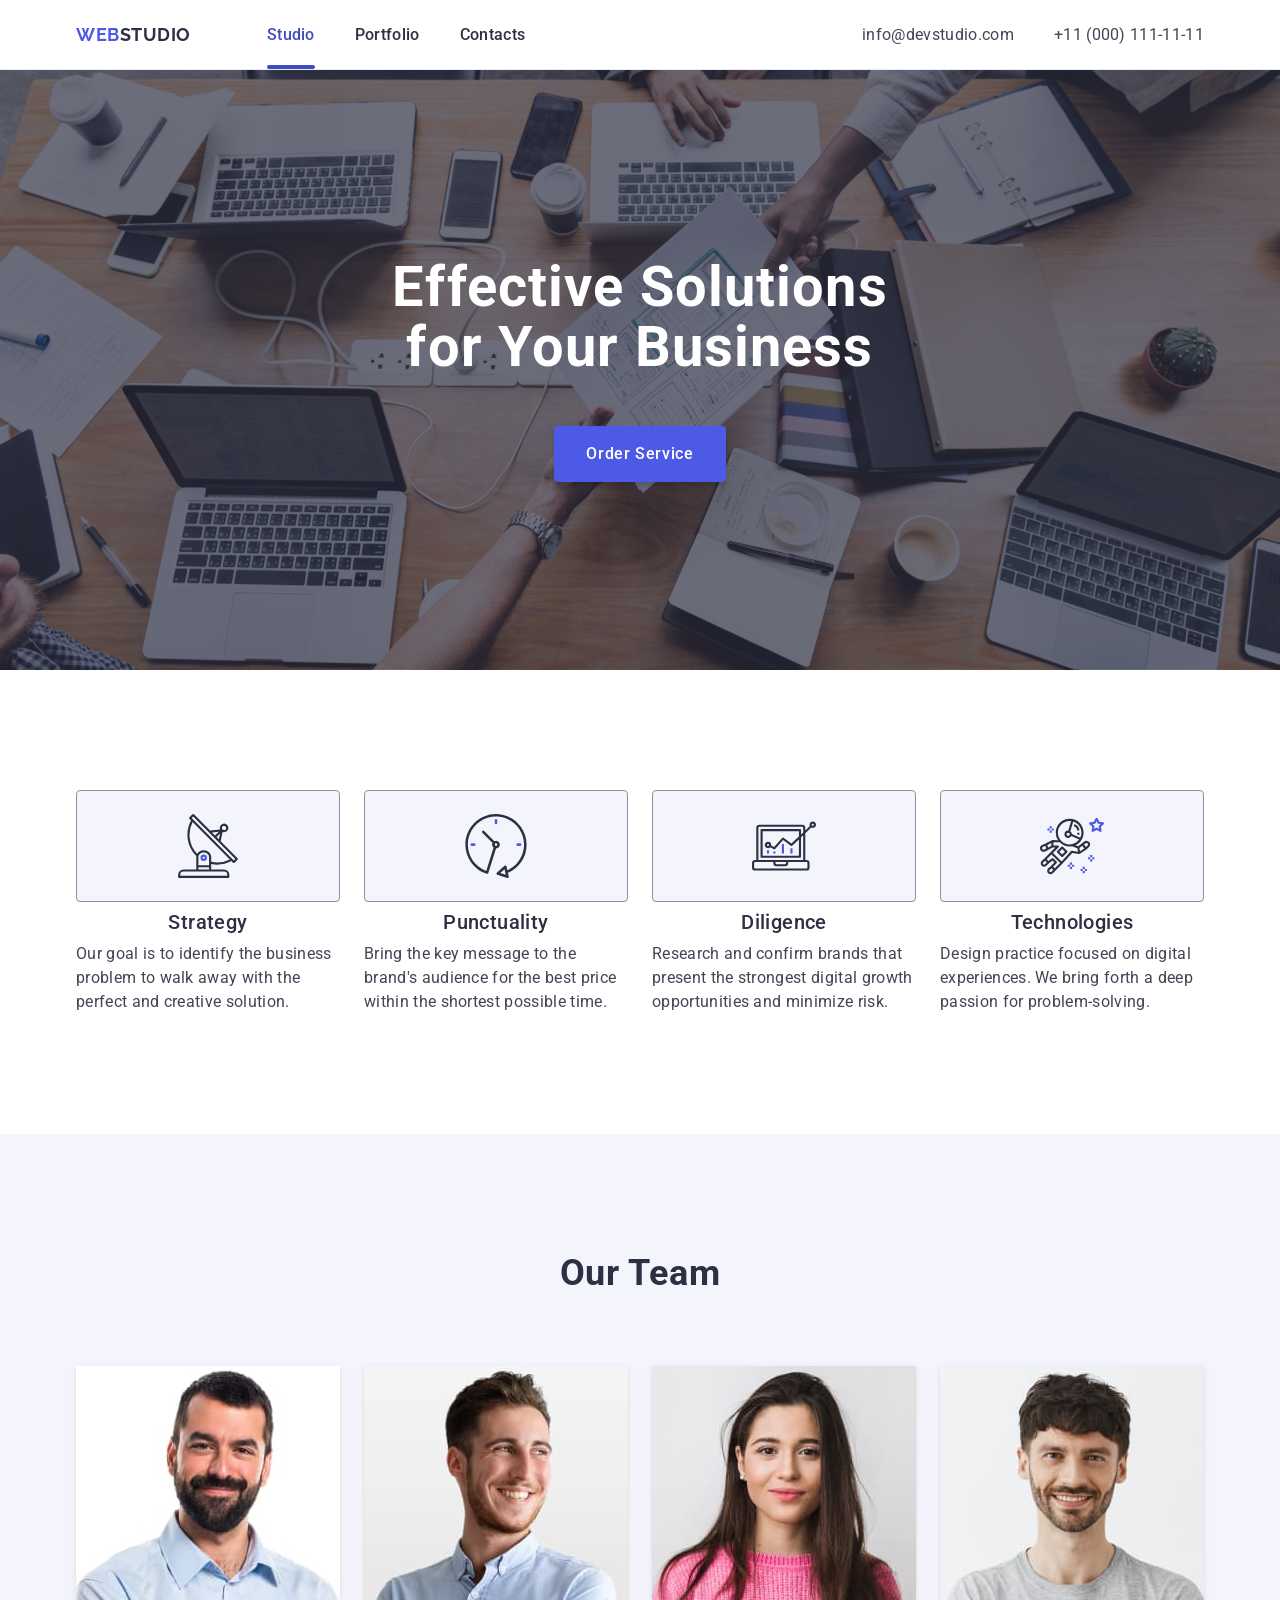
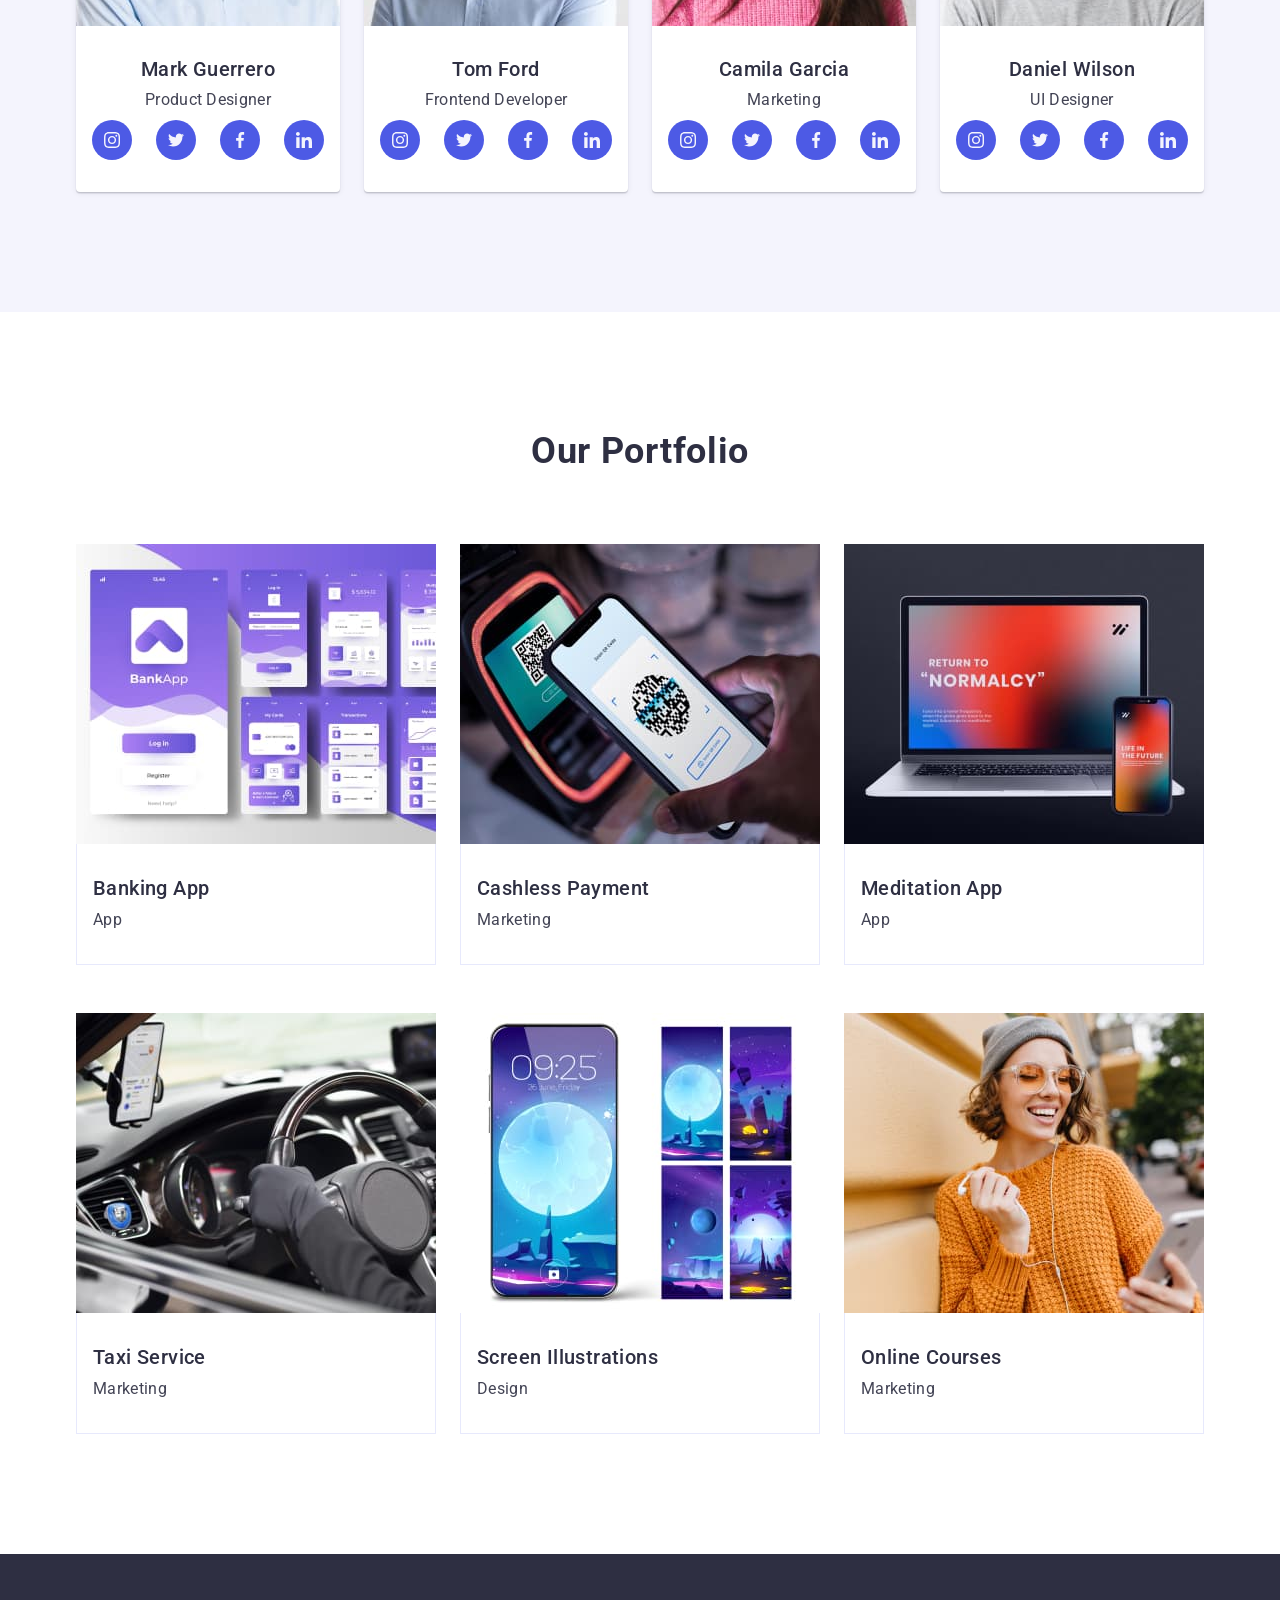
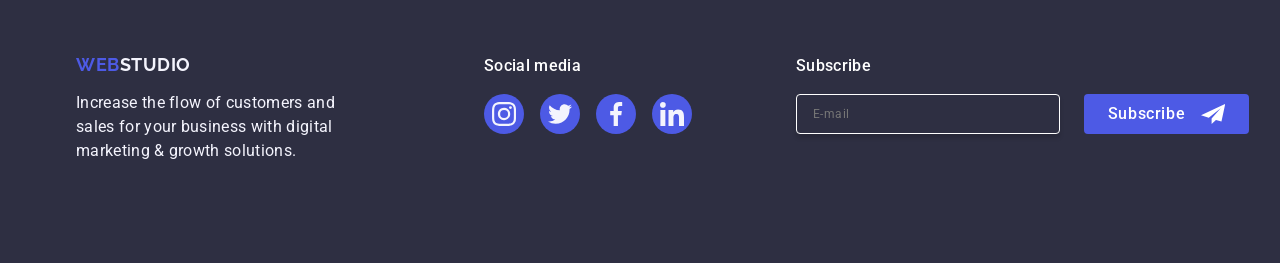
<file: index.html>
<!DOCTYPE html>
<html lang="en">

<head>
  <meta charset="UTF-8" />
  <meta name="viewport" content="width=device-width, initial-scale=1.0" />
  <title>WebStudio</title>

  <link rel="preconnect" href="https://fonts.googleapis.com" />
  <link rel="preconnect" href="https://fonts.gstatic.com" crossorigin />
  <link href="https://fonts.googleapis.com/css2?family=Raleway:wght@700&family=Roboto:wght@400;500;700&display=swap"
    rel="stylesheet" />
  <link rel="stylesheet"
    href="https://cdnjs.cloudflare.com/ajax/libs/modern-normalize/2.0.0/modern-normalize.min.css" />
  <link rel="stylesheet" href="./css/styles.css" />
</head>

<body>
  <header class="page-header">
    <div class="container nav-positioning">
      <nav class="nav">
        <a href="/" class="nav-logo logo">WEB<span class="logo-studio">STUDIO</span></a>
        <ul class="nav-list">
          <li class="nav-item">
            <a class="nav-link current" href="">Studio</a>
          </li>
          <li class="nav-item"><a class="nav-link" href="">Portfolio</a></li>
          <li class="nav-item"><a class="nav-link" href="">Contacts</a></li>
        </ul>
      </nav>

      <address class="header-address">
        <ul class="auth-list">
          <li class="auth-item">
            <a class="auth-link" href="mailto:info@devstudio.com">info@devstudio.com</a>
          </li>
          <li class="auth-item">
            <a class="auth-link" href="tel:+110001111111">+11 (000) 111-11-11</a>
          </li>
        </ul>
      </address>
      <button type="button" class="mob-open button">
        <svg class="mob-open-icon" width="18" height="16">
          <use href="./images/icons.svg#icon-mob-open-btn"></use>
        </svg>
      </button>
    </div>

    <div class="mob-header is-open">
      <button type="button" class="mob-close">
        <svg class="mob-close-icon" width="8" height="8">
          <use href="./images/icons.svg#icon-close-black-18dp">

        </use></svg>
      </button>
      <nav class="mob-nav">
        
        <ul class="mob-nav-list">
          <li class="mob-nav-item"> 
            <a class="mob-nav-link current" href="">Studio</a>
          </li>
          <li class="mob-nav-item"><a class="mob-nav-link" href="">Portfolio</a></li>
          <li class="mob-nav-item"><a class="mob-nav-link" href="">Contacts</a></li>
        </ul>
      </nav>

      <address class="mob-header-address">
        <ul class="mob-auth-list">
          <li class="mob-auth-item">
            <a class="mob-auth-link" href="mailto:info@devstudio.com">info@devstudio.com</a>
          </li>
          <li class="mob-auth-item">
            <a class="mob-auth-link" href="tel:+110001111111">+11 (000) 111-11-11</a>
          </li>
        </ul>
      </address>

      <ul class="mob-social-list">
        <li class="mob-social-item">
          <a href="" class="mob-social-link"><svg class="team-social-icon" width="16" height="16">
              <use href="./images/icons.svg#icon-team-instagram-1"></use>
            </svg></a>
        </li>
        <li class="mob-social-item">
          <a href="" class="mob-social-link">
            <svg class="mob-social-icon" width="16" height="16">
              <use href="./images/icons.svg#icon-team-twitter-2"></use>
            </svg></a>
        </li>
        <li class="mob-social-item">
          <a href="" class="mob-social-link"><svg class="team-social-icon" width="16" height="16">
              <use href="./images/icons.svg#icon-team-facebook-3"></use>
            </svg></a>
        </li>
        <li class="mob-social-item">
          <a href="" class="mob-social-link"><svg class="team-social-icon" width="16" height="16">
              <use href="./images/icons.svg#icon-team-linkedin-4"></use>
            </svg></a>
        </li>
      </ul>

    </div>

  </header>



  <main>
    <!-- HERO -->

    <section class="section hero">
      <div class="container">
        <h1 class="title hero">Effective Solutions for Your Business</h1>
        <button class="hero-button button" type="button">
          Order Service
        </button>
      </div>
    </section>

    <!-- Features -->

    <section class="section features">
      <div class="container">
        <h2 class="features title visually-hidden">Features</h2>
        <ul class="features-list">
          <li class="features-item">
            <div class="features-icon">
              <svg class="icon-antenna" width="64" height="64">
                <use href="./images/icons.svg#icon-antenna-1"></use>
              </svg>
            </div>
            <h3 class="features aftertitle">Strategy</h3>
            <p class="features-text">
              Our goal is to identify the business problem to walk away with
              the perfect and creative solution.
            </p>
          </li>
          <li class="features-item">
            <div class="features-icon">
              <svg class="icon-antenna" width="64" height="64">
                <use href="./images/icons.svg#icon-clock-2"></use>
              </svg>
            </div>
            <h3 class="features aftertitle">Punctuality</h3>
            <p class="features-text">
              Bring the key message to the brand's audience for the best price
              within the shortest possible time.
            </p>
          </li>
          <li class="features-item">
            <div class="features-icon">
              <svg class="icon-antenna" width="64" height="64">
                <use href="./images/icons.svg#icon-diagram-3"></use>
              </svg>
            </div>
            <h3 class="features aftertitle">Diligence</h3>
            <p class="features-text">
              Research and confirm brands that present the strongest digital
              growth opportunities and minimize risk.
            </p>
          </li>
          <li class="features-item">
            <div class="features-icon">
              <svg class="icon-antenna" width="64" height="64">
                <use href="./images/icons.svg#icon-astronaut-4"></use>
              </svg>
            </div>
            <h3 class="features aftertitle">Technologies</h3>
            <p class="features-text">
              Design practice focused on digital experiences. We bring forth a
              deep passion for problem-solving.
            </p>
          </li>
        </ul>
      </div>
    </section>

    <!-- OUR TEAM -->

    <section class="section team">
      <div class="container team">
        <h2 class="team title">Our Team</h2>

        <ul class="team-list">
          <li class="team-item">
            <img src="./images/team1.jpg" 
            srcset="./images/team1.jpg 1x, ./images/team1-2x.jpg 2x"
            width="264" alt="Mark Guerrero" />
            <div class="team-item-text">
              <h3 class="team aftertitle">Mark Guerrero</h3>
              <p class="team-text">Product Designer</p>

              <ul class="team-social-list">
                <li class="team-social-item">
                  <a href="" class="team-social-link"><svg class="team-social-icon" width="16" height="16">
                      <use href="./images/icons.svg#icon-team-instagram-1"></use>
                    </svg></a>
                </li>
                <li class="team-social-item">
                  <a href="" class="team-social-link">
                    <svg class="team-social-icon" width="16" height="16">
                      <use href="./images/icons.svg#icon-team-twitter-2"></use>
                    </svg></a>
                </li>
                <li class="team-social-item">
                  <a href="" class="team-social-link"><svg class="team-social-icon" width="16" height="16">
                      <use href="./images/icons.svg#icon-team-facebook-3"></use>
                    </svg></a>
                </li>
                <li class="team-social-item">
                  <a href="" class="team-social-link"><svg class="team-social-icon" width="16" height="16">
                      <use href="./images/icons.svg#icon-team-linkedin-4"></use>
                    </svg></a>
                </li>
              </ul>
            </div>
          </li>

          <li class="team-item">
            <img src="./images/team2.jpg" 
            srcset="./images/team2.jpg 1x, ./images/team2-2x.jpg 2x"
            width="264" alt="Tom Ford" />
            <div class="team-item-text">
              <h3 class="team aftertitle">Tom Ford</h3>
              <p class="team-text">Frontend Developer</p>
              <ul class="team-social-list">
                <li class="team-social-item">
                  <a href="" class="team-social-link"><svg class="team-social-icon" width="16" height="16">
                      <use href="./images/icons.svg#icon-team-instagram-1"></use>
                    </svg></a>
                </li>
                <li class="team-social-item">
                  <a href="" class="team-social-link">
                    <svg class="team-social-icon" width="16" height="16">
                      <use href="./images/icons.svg#icon-team-twitter-2"></use>
                    </svg></a>
                </li>
                <li class="team-social-item">
                  <a href="" class="team-social-link"><svg class="team-social-icon" width="16" height="16">
                      <use href="./images/icons.svg#icon-team-facebook-3"></use>
                    </svg></a>
                </li>
                <li class="team-social-item">
                  <a href="" class="team-social-link"><svg class="team-social-icon" width="16" height="16">
                      <use href="./images/icons.svg#icon-team-linkedin-4"></use>
                    </svg></a>
                </li>
              </ul>
            </div>
          </li>

          <li class="team-item">
            <img src="./images/team3.jpg" 
            srcset="./images/team3.jpg 1x, ./images/team3-2x.jpg 2x"
            width="264" alt="Camila Garcia" />
            <div class="team-item-text">
              <h3 class="team aftertitle">Camila Garcia</h3>
              <p class="team-text">Marketing</p>
              <ul class="team-social-list">
                <li class="team-social-item">
                  <a href="" class="team-social-link"><svg class="team-social-icon" width="16" height="16">
                      <use href="./images/icons.svg#icon-team-instagram-1"></use>
                    </svg></a>
                </li>
                <li class="team-social-item">
                  <a href="" class="team-social-link">
                    <svg class="team-social-icon" width="16" height="16">
                      <use href="./images/icons.svg#icon-team-twitter-2"></use>
                    </svg></a>
                </li>
                <li class="team-social-item">
                  <a href="" class="team-social-link"><svg class="team-social-icon" width="16" height="16">
                      <use href="./images/icons.svg#icon-team-facebook-3"></use>
                    </svg></a>
                </li>
                <li class="team-social-item">
                  <a href="" class="team-social-link"><svg class="team-social-icon" width="16" height="16">
                      <use href="./images/icons.svg#icon-team-linkedin-4"></use>
                    </svg></a>
                </li>
              </ul>
            </div>
          </li>

          <li class="team-item">
            <img src="./images/team4.jpg" 
            srcset="./images/team4.jpg 1x, ./images/team4-2x.jpg 2x"
            width="264" alt="Daniel Wilson" />
            <div class="team-item-text">
              <h3 class="team aftertitle">Daniel Wilson</h3>
              <p class="team-text">UI Designer</p>
              <ul class="team-social-list">
                <li class="team-social-item">
                  <a href="" class="team-social-link"><svg class="team-social-icon" width="16" height="16">
                      <use href="./images/icons.svg#icon-team-instagram-1"></use>
                    </svg></a>
                </li>
                <li class="team-social-item">
                  <a href="" class="team-social-link">
                    <svg class="team-social-icon" width="16" height="16">
                      <use href="./images/icons.svg#icon-team-twitter-2"></use>
                    </svg></a>
                </li>
                <li class="team-social-item">
                  <a href="" class="team-social-link"><svg class="team-social-icon" width="16" height="16">
                      <use href="./images/icons.svg#icon-team-facebook-3"></use>
                    </svg></a>
                </li>

                <li class="team-social-item">
                  <a href="" class="team-social-link"><svg class="team-social-icon" width="16" height="16">
                      <use href="./images/icons.svg#icon-team-linkedin-4"></use>
                    </svg></a>
                </li>
              </ul>
            </div>
          </li>
        </ul>
      </div>
    </section>

    <!-- PORTFOLIO -->

    <section class="section portfolio">
      <div class="container">

        <h2 class="portfolio title">Our Portfolio</h2>

        <ul class="portfolio-list">

          <li class="portfolio-item">
            <div class="portfolio-image">
              <img src="./images/portfolio-1.jpg" width="360" alt="Bank App" />
              <p class="portfolio-overlay">
                14 Stylish and User-Friendly App Design Concepts · Task
                Manager App · Calorie Tracker App · Exotic Fruit Ecommerce App
                · Cloud Storage App
              </p>
            </div>
            <div class="portfolio-item-text">
              <h3 class="portfolio aftertitle">Banking App</h3>
              <p class="portfolio-text">App</p>
            </div>
          </li>

          <li class="portfolio-item">
            <div class="portfolio-image">
              <img src="./images/portfolio-2.jpg" width="360" alt="Cashless Payment" />
              <p class="portfolio-overlay">
                14 Stylish and User-Friendly App Design Concepts · Task
                Manager App · Calorie Tracker App · Exotic Fruit Ecommerce App
                · Cloud Storage App
              </p>
            </div>
            <div class="portfolio-item-text">
              <h3 class="portfolio aftertitle">Cashless Payment</h3>
              <p class="portfolio-text">Marketing</p>
            </div>
          </li>

          <li class="portfolio-item">
            <div class="portfolio-image">
              <img src="./images/portfolio-3.jpg" width="360" alt="Meditation App" />
              <p class="portfolio-overlay">
                14 Stylish and User-Friendly App Design Concepts · Task
                Manager App · Calorie Tracker App · Exotic Fruit Ecommerce App
                · Cloud Storage App
              </p>
            </div>
            <div class="portfolio-item-text">
              <h3 class="portfolio aftertitle">Meditation App</h3>
              <p class="portfolio-text">App</p>
            </div>
          </li>

          <li class="portfolio-item">
            <div class="portfolio-image">
              <img src="./images/portfolio-4.jpg" width="360" alt="Taxi service" />
              <p class="portfolio-overlay">
                14 Stylish and User-Friendly App Design Concepts · Task
                Manager App · Calorie Tracker App · Exotic Fruit Ecommerce App
                · Cloud Storage App
              </p>
            </div>
            <div class="portfolio-item-text">
              <h3 class="portfolio aftertitle">Taxi Service</h3>
              <p class="portfolio-text">Marketing</p>
            </div>
          </li>

          <li class="portfolio-item">
            <div class="portfolio-image">
              <img src="./images/portfolio-5.jpg" width="360" alt="Screen Illustrations" />
              <p class="portfolio-overlay">
                14 Stylish and User-Friendly App Design Concepts · Task
                Manager App · Calorie Tracker App · Exotic Fruit Ecommerce App
                · Cloud Storage App
              </p>
            </div>
            <div class="portfolio-item-text">
              <h3 class="portfolio aftertitle">Screen Illustrations</h3>
              <p class="portfolio-text">Design</p>
            </div>
          </li>

          <li class="portfolio-item">
            <div class="portfolio-image">
              <img src="./images/portfolio-6.jpg" width="360" alt="Online Courses" />
              <p class="portfolio-overlay">
                14 Stylish and User-Friendly App Design Concepts · Task
                Manager App · Calorie Tracker App · Exotic Fruit Ecommerce App
                · Cloud Storage App
              </p>
            </div>
            <div class="portfolio-item-text">
              <h3 class="portfolio aftertitle">Online Courses</h3>
              <p class="portfolio-text">Marketing</p>
            </div>
          </li>
        </ul>
      </div>
    </section>
  
  </main>

  <!-- FOOTER -->

  <footer class="footer">
    <div class="container footer-flex">

     
        <div class="footer-first-column">
          <a href="/" class="logo-footer logo">WEB<span class="logo-studio-footer">STUDIO</span></a>
          <p class="footer-text">
            Increase the flow of customers and sales for your business with
            digital marketing & growth solutions.
          </p>
        </div>

        <div class="footer-social">
          <p class="footer-social-title">Social media</p>
          <ul class="footer-social-list">
            <li class="footer-social-item">
              <a href="" class="footer-social-link"><svg class="footer-social-icon" width="24" height="24">
                  <use href="./images/icons.svg#icon-footer-instagram-1"></use>
                </svg></a>
            </li>
            <li class="footer-social-item">
              <a href="" class="footer-social-link"><svg class="footer-social-icon" width="24" height="24">
                  <use href="./images/icons.svg#icon-footer-twitter-2"></use>
                </svg></a>
            </li>
            <li class="footer-social-item">
              <a href="" class="footer-social-link"><svg class="footer-social-icon" width="24" height="24">
                  <use href="./images/icons.svg#icon-footer-facebook-3"></use>
                </svg></a>
            </li>
            <li class="footer-social-item">
              <a href="" class="footer-social-link"><svg class="footer-social-icon" width="24" height="24">
                  <use href="./images/icons.svg#icon-footer-linkedin-4"></use>
                </svg></a>
            </li>
          </ul>
        </div>
        
        <div class=footer-form-column>
            <p class="footer-form-title">Subscribe</p>
            <form class="footer-form" name="footer-form">
              <label class="footer-label">
                <input class="footer-input" type="email" name="email" placeholder="E-mail">
              </label>
              <button class="footer-button" type="submit">
                Subscribe
                <svg class="footer-send" width="24" height="24">
                  <use href="./images/icons.svg#icon-send-footer"></use>
                </svg>
              </button>
            </form>
        </div>

    </div> 
  </footer> 


  <div class="modal-overlay is-open">
    <div class="modal">

      <button class="button-close button" type="button">
        <svg class="button-close-icon" width="8" height="8">
          <use href="./images/icons.svg#icon-close-black-18dp"></use>
        </svg></button>

      <p class="form-title">
        Leave your contacts and we will call you back
      </p>
      <form class="form">

        <div class="form-modal-box">
          <label class="form-label" for="user-name">Name</label>
          <div class="form-modal-input">

            <input class="form-input" type="text" name="user-name" id="user-name">
            <svg class="form-input-icon" width="18" height="24">
              <use href="./images/icons.svg#icon-person-black-18dp"></use>
            </svg>
          </div>
        </div>

        <div class="form-modal-box">
          <label class="form-label" for="user-phone">Phone </label>
          <div class="form-modal-input">
            <input class="form-input" type="tel" name="user-phone" id="user-phone">
            <svg class="form-input-icon" width="18" height="24">
              <use href="./images/icons.svg#icon-phone-black-18dp"></use>
            </svg>

          </div>
        </div>
        <div class="form-modal-box">
          <label class="form-label" for="user-email">Email </label>
          <div class="form-modal-input">
            <input class="form-input" type="email" name="user-mail" id="user-email">
            <svg class="form-input-icon" width="18" height="24">
              <use href="./images/icons.svg#icon-email-black-18dp"></use>
            </svg>

          </div>
        </div>
        <div class="form-modal-box text-area">
          <label class="form-label" for="user-comment">Comment </label>
          <textarea class="form-textarea" name="user-comment" id="user-comment"
            placeholder="Text input"></textarea>
        </div>
        <div class="form-checkbox-box">
          <input class="form-input-checkbox visually-hidden" type="checkbox" name="user-privacy" value="true"
            id="user-privacy">
          <label class="form-label checkbox" for="user-privacy">
            <span class="checkbox-mob">
              <span class="checkbox-icon"><svg width="10" height="8">
                  <use href="./images/icons.svg#icon-Vector-check"></use>
                </svg>
              </span>
              <span class="checkbox-text">I accept the terms and conditions of the <a class="checkbox-link" href="">Privacy Policy</a></span>
            </span>
          </label>

        </div>
        <button class="button-submit button" type="submit">Send</button>

      </form>
    </div>
  </div>

</body>

</html>
</file>
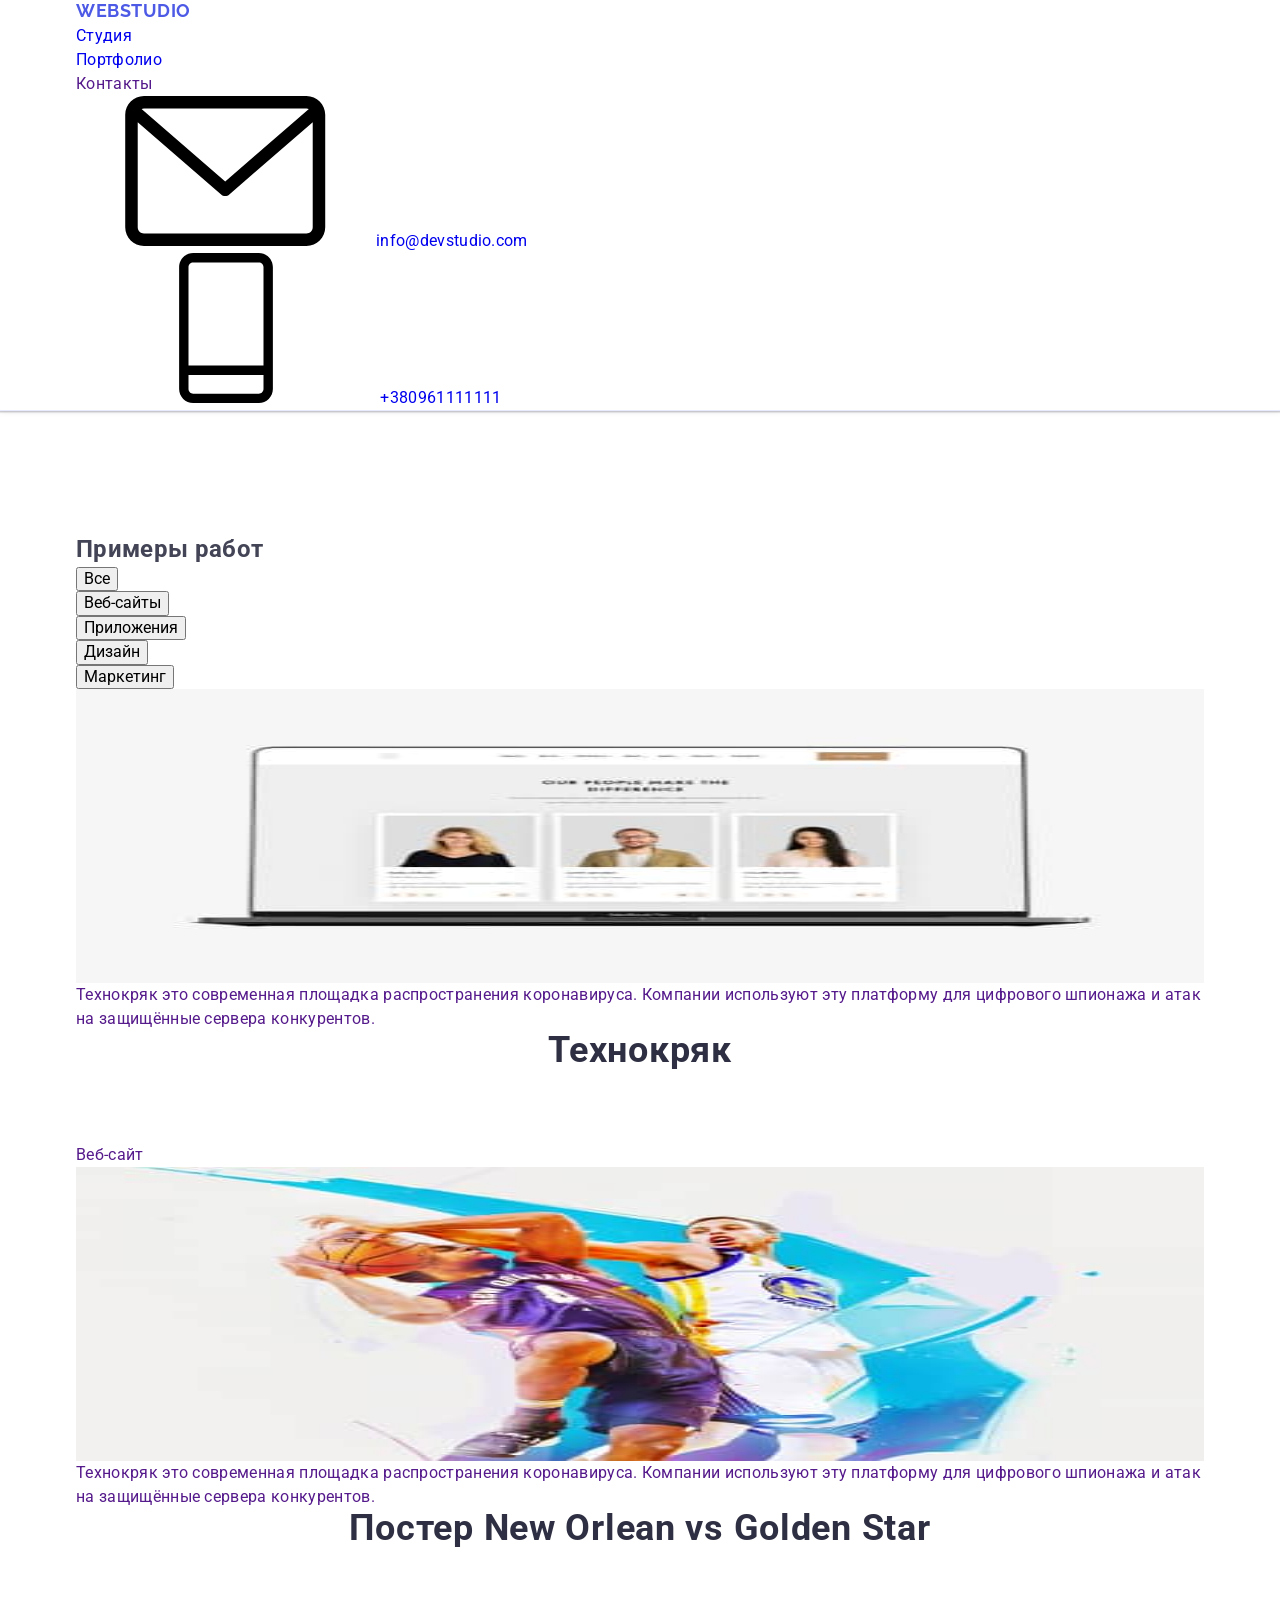
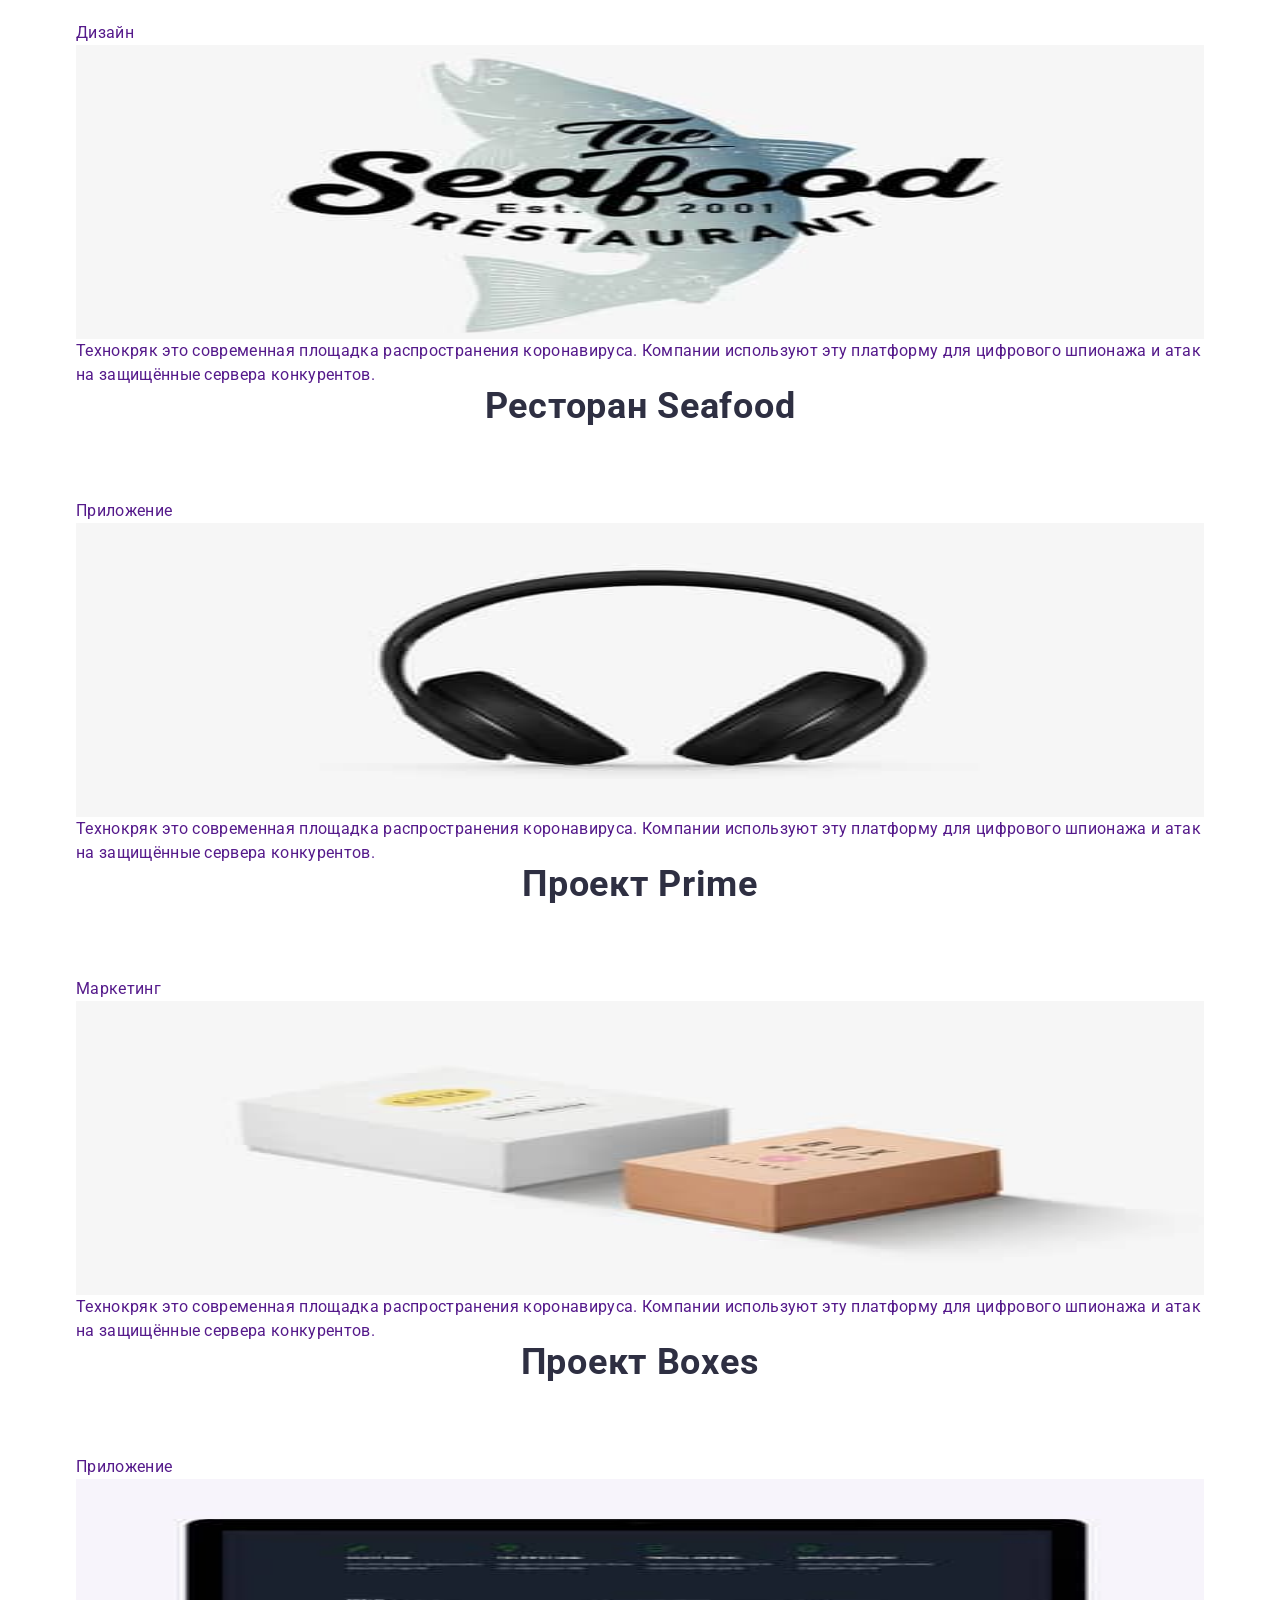
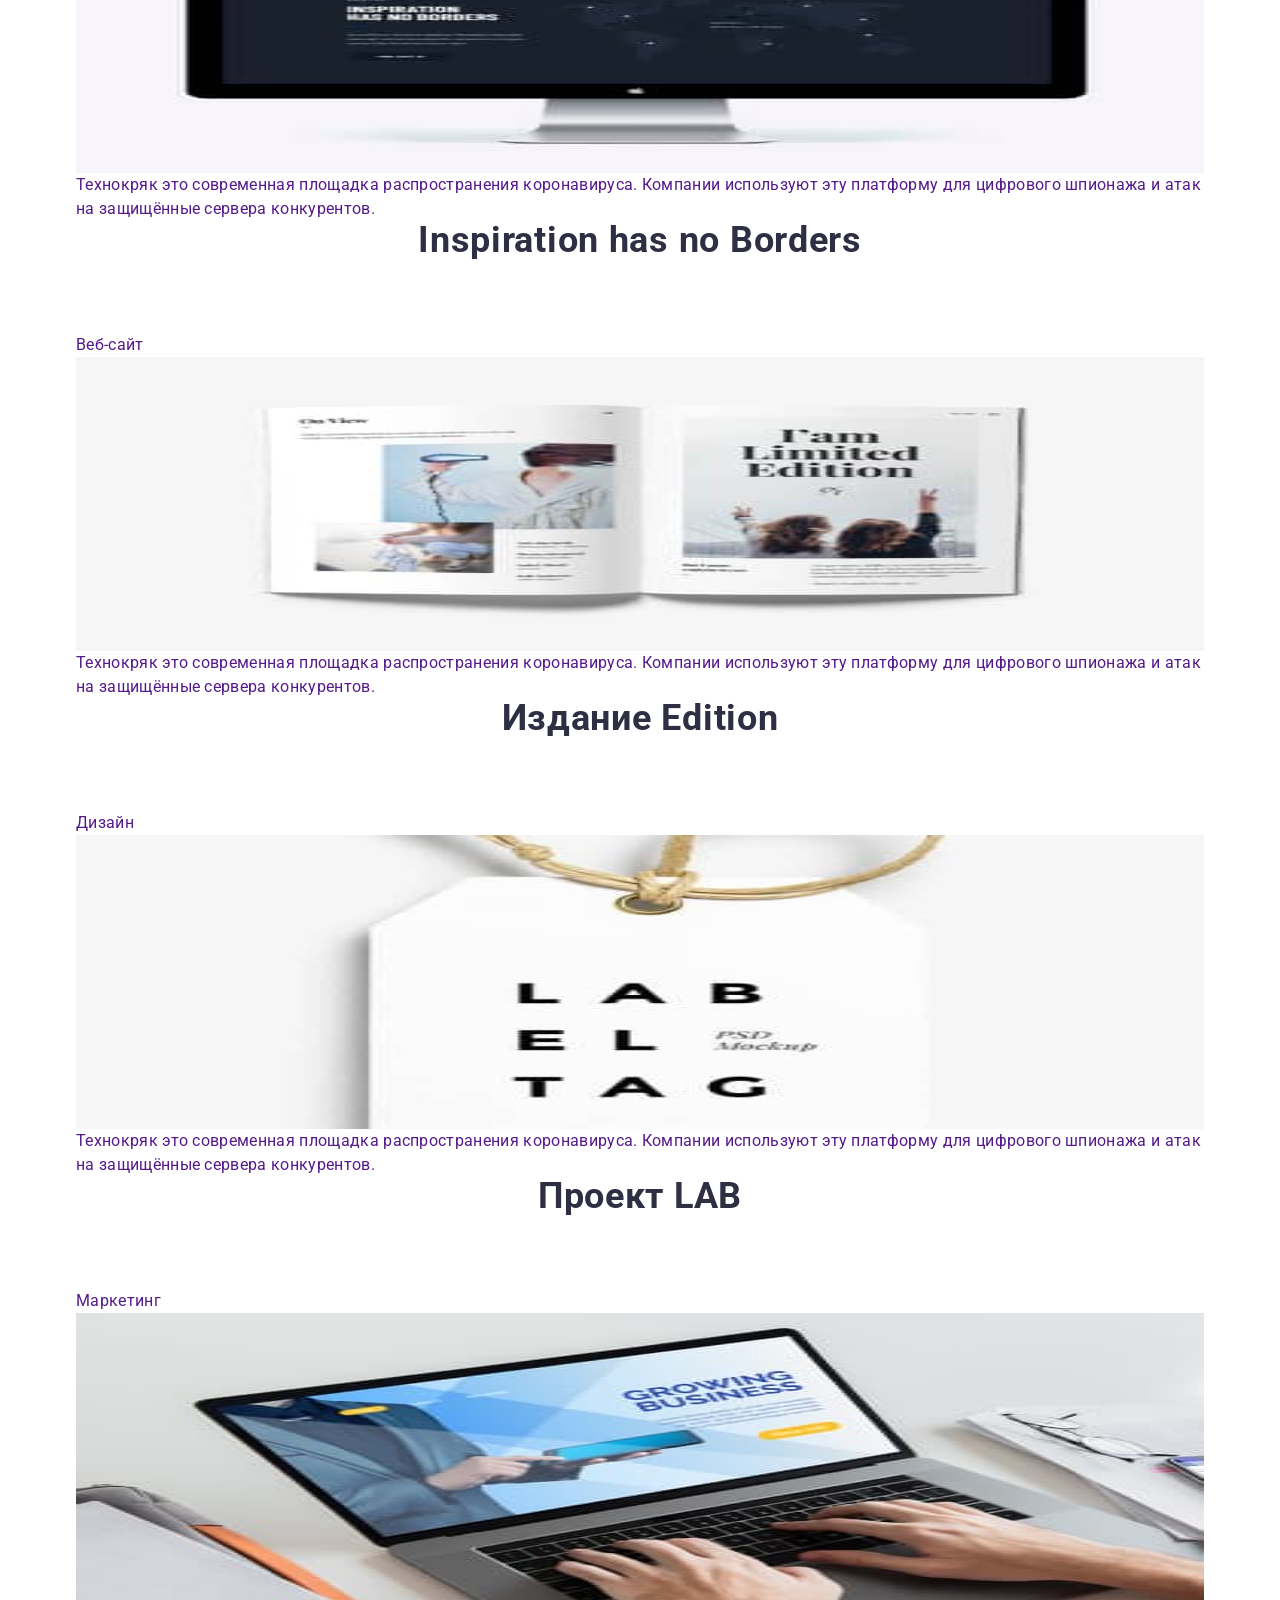
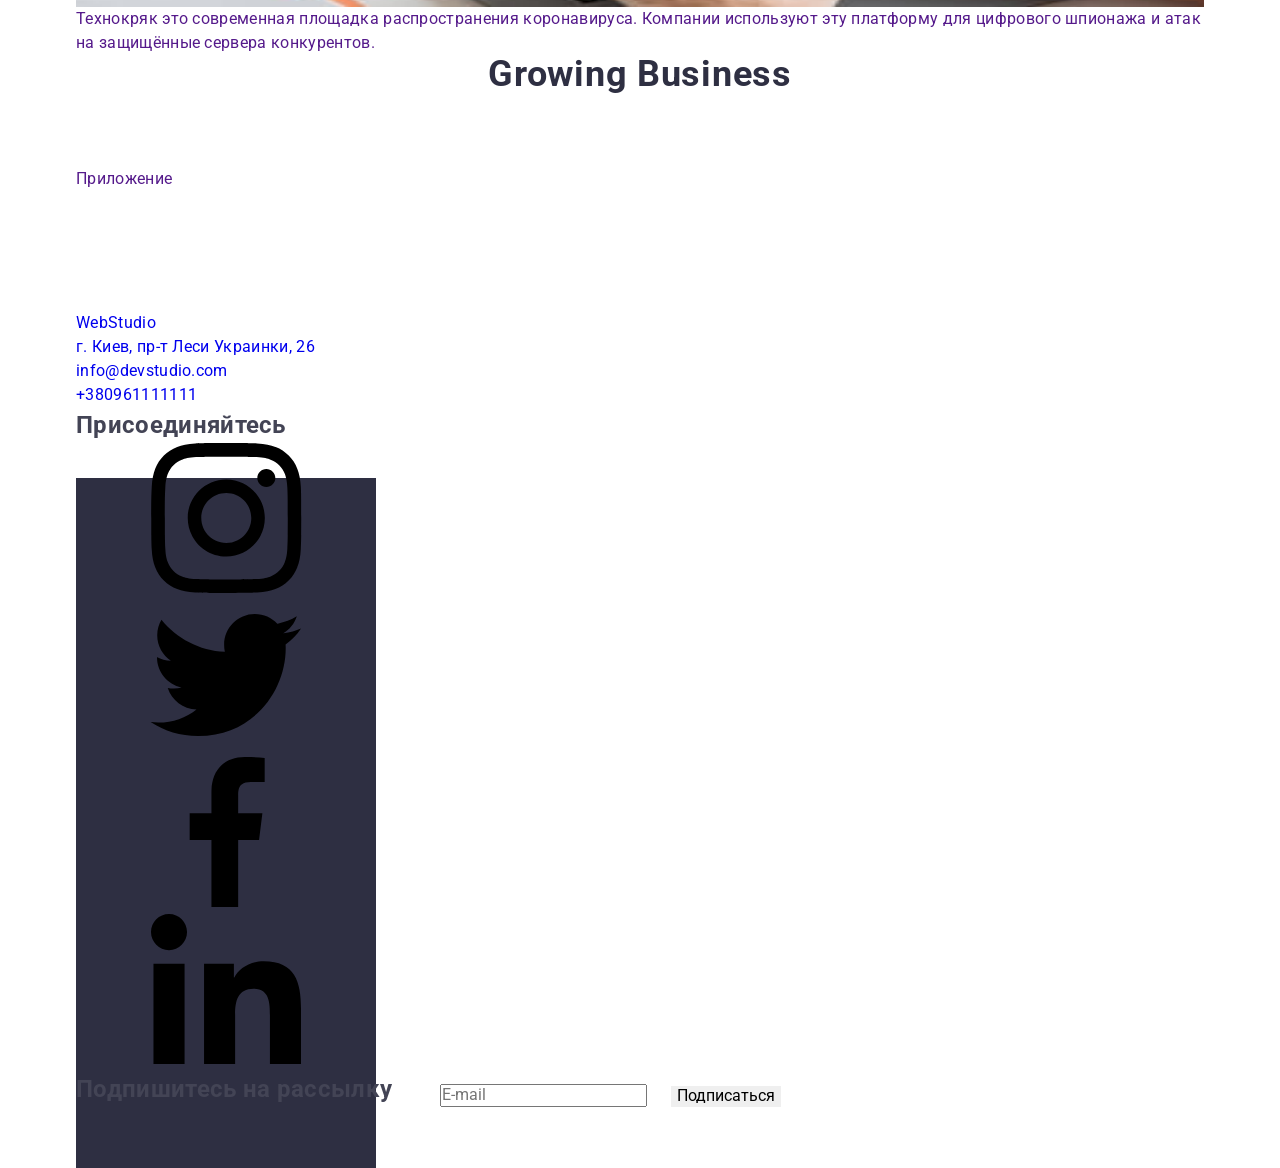
<file: portfolio.html>
<!DOCTYPE html>
<html lang="ru">

<head>
    <meta charset="UTF-8">
    <meta http-equiv="X-UA-Compatible" content="IE=edge">
    <meta name="viewport" content="width=device-width, initial-scale=1.0">
    <title>Webstudio</title>

    <link
        href="https://fonts.googleapis.com/css2?family=Raleway:wght@700&family=Roboto:wght@400;500;700;900&display=swap"
        rel="stylesheet">

    <link rel="stylesheet"
        href="https://cdnjs.cloudflare.com/ajax/libs/modern-normalize/1.1.0/modern-normalize.min.css">
    <link rel="stylesheet" href="./css/styles.css">

</head>

<body>

    <!-- Navigation header -->
    <header class="page-header">
        <div class="container">
            <div class="headerbox">
                <nav class="main-nav">

                    <a class="logo link" href="./index.html"> <span class="logoblue">Web</span>Studio</a>
                    <ul class="site-nav">

                        <li class="site-nav-item"> <a class="link" href="./index.html">Студия</a>
                        </li>

                        <li class="site-nav-item"> <a class="link current" href="./portfolio.html">Портфолио</a>
                        </li>

                        <li class="site-nav-item"> <a class="link" href="">Контакты</a></li>
                    </ul>
                </nav>

                <ul class="header-contacts">
                    <li class="header-contacts-item">
                        <a class="link" href="mailto:info@devstudio.com">
                            <svg class="iconheader email">
                                <use href="images/sprite.svg#email"></use>
                            </svg>info@devstudio.com</a>
                    </li>


                    <li class="header-contacts-item">
                        <a class="link" href="tel:+380961111111">
                            <svg class="iconheader phone">
                                <use href="images/sprite.svg#phone"></use>
                            </svg> +380961111111</a>
                    </li>
                </ul>
            </div>
        </div>
    </header>
    <main>

        <section class="section">

            <div class=" container">
                <h1 class="section-title hide">Примеры работ</h1>

                <ul class="button-list">

                    <div class="buttons">
                        <li class="button-list-item"> <button class="button-portfolio" type="button">Все</button>
                        </li>
                        <li class="button-list-item"> <button class="button-portfolio"
                                type="button">Веб&#8209;сайты</button>
                        </li>
                        <li class="button-list-item"> <button class="button-portfolio" type="button">Приложения</button>
                        </li>
                        <li class="button-list-item"> <button class="button-portfolio" type="button">Дизайн</button>
                        </li>
                        <li class="button-list-item"> <button class="button-portfolio" type="button">Маркетинг</button>
                        </li>
                    </div>
                </ul>
            </div>




            <div class=" container">
                <ul class="example-list">
                    <li class="ex-list-item">
                        <a class="portfolio-hover" href="">
                            <div class="imgthumb"><img src="./images/project1.jpg" alt="пример" width="370"
                                    height="294">
                                <div class=portfolio-card-text> Технокряк это современная площадка распространения
                                    коронавируса. Компании используют эту платформу для цифрового шпионажа и атак на
                                    защищённые сервера конкурентов.</div>
                            </div>
                            <div class="card-content">
                                <h2 class="title">Технокряк</h2>
                                <p>Веб-сайт </p>
                            </div>
                        </a>
                    </li>


                    <li class="ex-list-item">

                        <a class="portfolio-hover" href="">

                            <div class="imgthumb"><img src="./images/project2.jpg" alt="пример" width="370"
                                    height="294">
                                <div class=portfolio-card-text> Технокряк это современная площадка распространения
                                    коронавируса. Компании используют эту платформу для цифрового шпионажа и атак на
                                    защищённые сервера конкурентов.</div>
                            </div>

                            <div class="card-content">
                                <h2 class="title">Постер <span lang="en">New Orlean vs Golden Star</span>
                                </h2>
                                <p>Дизайн</p>
                            </div>
                        </a>


                    </li>

                    <li class="ex-list-item">
                        <a class="portfolio-hover" href="">
                            <div class="imgthumb"><img src="./images/project3.jpg" alt="пример" width="370"
                                    height="294">
                                <div class=portfolio-card-text> Технокряк это современная площадка распространения
                                    коронавируса. Компании используют эту платформу для цифрового шпионажа и атак на
                                    защищённые сервера конкурентов.</div>
                            </div>
                            <div class="card-content">
                                <h2 class="title">Ресторан <span lang="en">Seafood</span></h2>
                                <p>Приложение</p>
                            </div>
                        </a>
                    </li>

                    <li class="ex-list-item">
                        <a class="portfolio-hover" href="">
                            <div class="imgthumb"><img src="./images/project4.jpg" alt="пример" width="370"
                                    height="294">
                                <div class=portfolio-card-text> Технокряк это современная площадка распространения
                                    коронавируса. Компании используют эту платформу для цифрового шпионажа и атак на
                                    защищённые сервера конкурентов.</div>
                            </div>
                            <div class="card-content">
                                <h2 class="title">Проект <span lang="en">Prime</span></h2>
                                <p>Маркетинг</p>
                            </div>
                        </a>
                    </li>

                    <li class="ex-list-item">
                        <a class="portfolio-hover" href="">
                            <div class="imgthumb"><img src="./images/project5.jpg" alt="пример" width="370"
                                    height="294">
                                <div class=portfolio-card-text> Технокряк это современная площадка распространения
                                    коронавируса. Компании используют эту платформу для цифрового шпионажа и атак на
                                    защищённые сервера конкурентов.</div>
                            </div>
                            <div class="card-content">
                                <h2 class="title">Проект <span lang="en">Boxes</span></h2>
                                <p>Приложение</p>
                            </div>
                        </a>
                    </li>

                    <li class="ex-list-item">
                        <a class="portfolio-hover" href="">
                            <div class="imgthumb"><img src="./images/project6.jpg" alt="пример" width="370"
                                    height="294">
                                <div class=portfolio-card-text> Технокряк это современная площадка распространения
                                    коронавируса. Компании используют эту платформу для цифрового шпионажа и атак на
                                    защищённые сервера конкурентов.</div>
                            </div>
                            <div class="card-content">
                                <h2 class="title" lang="en">Inspiration has no Borders</h2>
                                <p>Веб-сайт</p>
                            </div>
                        </a>
                    </li>

                    <li class="ex-list-item">
                        <a class="portfolio-hover" href="">
                            <div class="imgthumb">
                                <img src="./images/project7.jpg" alt="пример" width="370" height="294">
                                <div class=portfolio-card-text> Технокряк это современная площадка распространения
                                    коронавируса. Компании используют эту платформу для цифрового шпионажа и атак на
                                    защищённые сервера конкурентов.</div>
                            </div>
                            <div class="card-content">
                                <h2 class="title">Издание <span lang="en">Edition</span></h2>
                                <p>Дизайн</p>
                            </div>
                        </a>
                    </li>

                    <li class="ex-list-item">
                        <a class="portfolio-hover" href="">

                            <div class="imgthumb">
                                <img src="./images/project8.jpg" alt="пример" width="370" height="294">

                                <div class=portfolio-card-text> Технокряк это современная площадка распространения
                                    коронавируса. Компании используют эту платформу для цифрового шпионажа и атак на
                                    защищённые сервера конкурентов.</div>
                            </div>

                            <div class="card-content">
                                <h2 class="title">Проект <span lang="en">LAB</span></h2>
                                <p>Маркетинг</p>
                            </div>
                        </a>
                    </li>

                    <li class="ex-list-item">
                        <a class="portfolio-hover" href="">
                            <div class="imgthumb">
                                <img src="./images/project9.jpg" alt="пример" width="370" height="294">
                                <div class=portfolio-card-text> Технокряк это современная площадка распространения
                                    коронавируса. Компании используют эту платформу для цифрового шпионажа и атак на
                                    защищённые сервера конкурентов.</div>
                            </div>
                            <div class="card-content">
                                <h2 class="title" lang="en">Growing Business</h2>
                                <p>Приложение</p>
                            </div>
                        </a>
                    </li>
                </ul>
            </div>
        </section>




    </main>

    <!-- Футер -->
    <footer class="section-footer">

        <div class="container">


            <div class="footer-all">
                <div class="footer-contacts">
                    <a class="logowhite" href="./index.html"> <span class="logoblue">Web</span>Studio</a>
                    <address class="address">
                        <a class="link-address"
                            href="https://www.google.com/maps/place/%D0%B1%D1%83%D0%BB.+%D0%9B%D0%B5%D1%81%D0%B8+%D0%A3%D0%BA%D1%80%D0%B0%D0%B8%D0%BD%D0%BA%D0%B8,+26,+%D0%9A%D0%B8%D0%B5%D0%B2,+02000/@50.4265807,30.5361971,17z/data=!3m1!4b1!4m5!3m4!1s0x40d4cf0e033ecbe9:0x57a4dffefec77da0!8m2!3d50.4265807!4d30.5383858"
                            target="_blank" rel="noopener noreferrer nofollow"> г. Киев, пр-т Леси Украинки, 26</a>


                        <ul class="address-cont">
                            <li> <a class="link-mail" href="Mailto:info@devstudio.com">info@devstudio.com</a></li>
                            <li> <a class="link-call" href="tel:+380961111111">+380961111111</a></li>
                        </ul>
                    </address>
                </div>

                <div class="footer-social">
                    <h2 class="footer-heading">Присоединяйтесь</h2>

                    <ul class="footer-list-item-social">
                        <li class="footer-item-social">
                            <a class="link-social footer" href="instagram.com">
                                <svg class="icon-social instagram">
                                    <use href="images/sprite.svg#instagram"></use>
                                </svg></a>
                        </li>

                        <li class="footer-item-social">
                            <a class="link-social footer" href="twitter.com">
                                <svg class="icon-social twitter">
                                    <use href="images/sprite.svg#twitter"></use>
                                </svg>
                            </a>
                        </li>

                        <li class="footer-item-social">
                            <a class="link-social footer" href="facebook.com">
                                <svg class="icon-social facebook">
                                    <use href="images/sprite.svg#facebook"></use>
                                </svg>
                            </a>
                        </li>

                        <li class="footer-item-social">
                            <a class="link-social footer" href="linkedin.com">
                                <svg class="icon-social linkedin">
                                    <use href="images/sprite.svg#linkedin"></use>
                                </svg>
                            </a>
                        </li>
                    </ul>
                </div>
                 <div class="footer-form">
                    <h2 class="footer-heading">Подпишитесь на рассылку</h2>
                    <label  for="signup"></label>
                        <input class="footer-signup" type="mail" name="mail" id="signup" placeholder="E-mail">
                    <button class="button sign" type="button">Подписаться</button>
                </div>
            </div>
        </div>


    </footer>
</body>

</html>
</file>
<file: css/styles.css>
:root {
  --logo-iris: #4d5ae5;
  --button-iris: #4d5ae5;
  --team-social-link-color: #4d5ae5;
  --header-hover-color: #404bbf;
  --logo-studio-header: #2e2f42;
  --nav-link-color: #2e2f42;
  --hero-bgc: #2e2f42;
  --footer-bgc: #2e2f42;
  --aftertitle-color: #2e2f42;
  --title-color: #2e2f42;
  --green: #31d0aa;
  --txt-general-color: #434455;
  --auth-link-color: #434455;
  --light-slate: #8e8f99;
  --header-underline: #e7e9fc;
  --logo-studio-footer: #f4f4fd;
  --features-icon-bgc: #f4f4fd;
  --team-bgc: #f4f4fd;
  --team-social-fill: #f4f4fd;
  --navy-blue-modal: rgba(46, 47, 66, 0.4);
  --grey: rgba(46, 47, 66, 0.7);
  --white-bgc: #ffffff;
  --hero-txt-color: #ffffff;
  --btn-hero-noeffect-text: #ffffff;
  --team-card-bgc: #ffffff;
  --footer-title-txt: #ffffff;
  --dairy: #fcfcfc;
}

/* general styles */

body {
  background-color: var(--white-bgc);

  font-family: "Roboto", sans-serif;
  font-size: 16px;
  line-height: 1.5;
  letter-spacing: 0.02em;
  font-weight: 400;

  color: var(--txt-general-color);
}

h1,
h2,
h3,
h4,
h5,
h6,
p {
  margin-top: 0;
  margin-bottom: 0;
}

ul {
  list-style-type: none;
  padding: 0;
  margin: 0;
}

a {
  text-decoration: none;
}

address {
  font-style: inherit;
}

.button {
  cursor: pointer;
  border-style: none;
  border-color: none;
}

.aftertitle {
  /* font-weight: 500;
  font-size: 20px;
  line-height: 1.2; */
  font-weight: 700;
  font-size: 36px;
  text-align: center;

  line-height: 1.1;
  letter-spacing: 0.02em;
  color: var(--aftertitle-color);
}

.title {
  font-weight: 700;
  font-size: 36px;
  line-height: 1.11;
  letter-spacing: 0.02em;
  text-align: center;
  color: var(--title-color);

  margin-bottom: 72px;
}

.visually-hidden {
  position: absolute;
  width: 1px;
  height: 1px;
  margin: -1px;
  border: 0;
  padding: 0;
  white-space: nowrap;
  clip-path: inset(100%);
  clip: rect(0 0 0 0);
  overflow: hidden;
}

img {
  display: block;
  width: 100%;
}

.container {
  /* width: 1158px; */
  width: 320px;
  padding: 0 16px;
  margin: 0 auto;
  /* padding: 0 15px;
  margin: 0 auto; */
}

.section {
  padding: 96px 0;
}

/* logo styles header */

.logo {
  font-family: "Raleway", sans-serif;
  font-weight: 700;
  font-size: 18px;
  line-height: 1.17;
  letter-spacing: 0.03em;
  text-transform: uppercase;

  color: var(--logo-iris);
}

.nav-logo {
  padding-top: 24px;
  padding-bottom: 24px;
  margin-right: 76px;
}

.logo-studio {
  color: var(--logo-studio-header);
}

/* navigation styles */

.page-header {
  border-bottom: 1px solid var(--header-underline);
  box-shadow: 0px 2px 1px rgba(46, 47, 66, 0.08),
    0px 1px 1px rgba(46, 47, 66, 0.16), 0px 1px 6px rgba(46, 47, 66, 0.08);
}

.nav-link {
  font-weight: 500;
  color: var(--nav-link-color);

  padding-top: 24px;
  padding-bottom: 24px;

  position: relative;

  transition: color 250ms cubic-bezier(0.4, 0, 0.2, 1);
}

.nav-link.current::after {
  content: "";
  display: block;
  position: absolute;
  bottom: -1px;

  border-radius: 2px;
  width: 100%;
  height: 4px;

  background-color: var(--header-hover-color);
}

.nav-link.current {
  color: var(--header-hover-color);
  transition: color 250ms cubic-bezier(0.4, 0, 0.2, 1);
}

.auth-link {
  padding-top: 24px;
  padding-bottom: 24px;

  color: var(--auth-link-color);

  transition: color 250ms cubic-bezier(0.4, 0, 0.2, 1);
}

.nav-link:hover,
.nav-link:focus,
.auth-link:hover,
.auth-link:focus {
  color: var(--header-hover-color);
}

/* header positioning */

.nav-positioning,
.nav {
  display: flex;
  flex-wrap: wrap;
  align-items: center;
}

.nav-list {
  /* display: flex; */
  display: none;
}

.nav-item {
  margin-right: 40px;
}

.nav-item:last-child {
  margin-right: 0;
}

.header-address {
  margin-left: auto;
}

.auth-list {
  /* display: flex; */
  display: none;
}

.auth-item {
  margin-right: 40px;
}

.auth-item:last-child {
  margin-right: 0;
}

/* Mob-Header */

.mob-header{
  position: fixed;
  top: 0;
  width: 100%;
  height: 100%;
  background-color: #ffffff;

  padding: 24px 24px 40px 16px;

  opacity: 0;
  pointer-events: none;

  display: flex;
  flex-direction: column;
  justify-content: space-between;
  overflow: auto;
}

/* .mob-header.is-open {
  opacity: 1;
  pointer-events: auto;
} */

.mob-open{
  display: block;
  background-color: #ffffff;

  width: 24px;
  height: 24px;
  align-items: center;
  justify-content: center;

  transition: background-color 250ms cubic-bezier(0.4, 0, 0.2, 1),
  border 250ms cubic-bezier(0.4, 0, 0.2, 1);
}

.mob-open:hover .mob-open-icon, .mob-open:focus .mob-open-icon{
  fill: #404bbf;
}

.mob-close{
  display: block;
  margin-bottom: 24px;
 margin-left: auto;

 width: 24px;
  height: 24px;
  border-radius: 50%;

  align-items: center;
  justify-content: center;
  background-color: #e7e9fc;
  border: 1px solid rgba(0, 0, 0, 0.1);
  padding: 0;
  cursor: pointer;
  transition: background-color 250ms cubic-bezier(0.4, 0, 0.2, 1),
    border 250ms cubic-bezier(0.4, 0, 0.2, 1);
}

.mob-close:hover,
.mob-close:focus {
  background-color: #404bbf;
  border: none;
  fill: #ffffff;
}

.mob-close-icon {
  transition: fill 250ms cubic-bezier(0.4, 0, 0.2, 1);
}

.mob-nav-link{
  font-weight: 700;
font-size: 36px;
line-height: 1.11111;
letter-spacing: 0.02em;
color: #2e2f42;
}

.mob-auth-link{
  font-weight: 500;
font-size: 20px;
line-height: 1.2;
letter-spacing: 0.02em;
color: #434455;
}

.mob-nav-list, .mob-auth-list{
  display: flex;
  flex-direction: column;
}

.mob-nav-list{
  gap: 40px;
  margin-bottom: 48px;
}

.mob-auth-list{
  gap: 24px;
  margin-bottom: 48px;
}

.mob-nav-link.current, .mob-nav-link:hover,
.mob-nav-link:focus{
  color: var(--header-hover-color);
  transition: color 250ms cubic-bezier(0.4, 0, 0.2, 1);
}


.mob-auth-link:hover, .mob-auth-link:focus{
  color: #4d5ae5;
  transition: color 250ms cubic-bezier(0.4, 0, 0.2, 1);
}

.mob-social-list {
  display: flex;
  justify-content: center;
  gap: 40px;
}

.mob-social-link {
  display: flex;
  width: 40px;
  height: 40px;
  background-color: var(--team-social-link-color);
  border-radius: 50%;

  justify-content: center;
  align-items: center;

  transition: background-color 250ms cubic-bezier(0.4, 0, 0.2, 1);
}

.mob-social-link:hover,
.mob-social-link:focus {
  background-color: #404bbf;
}

.mob-social-icon {
  width: 16px;
  height: 16px;
  fill: var(--team-social-fill);
  background-repeat: no-repeat;
}

@media screen and (min-width:768px) {
  .mob-header{
    display: none;
  }

  .mob-open{
    display: none;
  }

  .nav-list {
    display: flex;
    
  }

  .auth-list {
    display: flex;
    flex-direction: column;
  }
}

@media screen and (min-width: 1158px){
  .auth-list {
    display: flex;
    flex-direction: row;
  }
}

/* section hero */

.section.hero {
  max-width: 1440px;
  max-width: 320px;
  background-color: var(--hero-bgc);
  background-image: linear-gradient(
      rgba(46, 47, 66, 0.7),
      rgba(46, 47, 66, 0.7)
    ),
    url(../images/hero-bg-mob.jpeg);
  /* background-image: linear-gradient(rgba(46, 47, 66, 0.7),
       rgba(46, 47, 66, 0.7)),
     url(../images/hero-img.jpeg); */
  /* padding: 188px 0; */
  padding: 72px 0;

  margin-left: auto;
  margin-right: auto;

  background-repeat: no-repeat;
  background-position: center;
  background-size: cover;
}

@media screen and (-webkit-min-device-pixel-ratio: 2),
  (min-resolution: 2dppx),
  (min-resolution: 192dpi) {
  .section.hero {
    background-image: linear-gradient(
        rgba(46, 47, 66, 0.7),
        rgba(46, 47, 66, 0.7)
      ),
      url(../images/hero-bg-mob-2x.jpg);
  }
}

.title.hero {
  font-weight: 700;
  font-size: 36px;
  /* font-size: 56px; */
  line-height: 1.07;
  letter-spacing: 0.02em;
  color: var(--hero-txt-color);
  text-align: center;

  /* margin-bottom: 48px; */
  /* max-width: 496px; */
  max-width: 216px;
  margin-bottom: 72px;

  display: block;
  margin-right: auto;
  margin-left: auto;
}

@media screen and (min-width: 768px) {
  .container {
    width: 768px;
  }

  .section.hero {
    max-width: 768px;
    background-image: linear-gradient(
        rgba(46, 47, 66, 0.7),
        rgba(46, 47, 66, 0.7)
      ),
      url(../images/hero-bg-tab.jpg);
    padding: 112px 0;
  }

  @media screen and (-webkit-min-device-pixel-ratio: 2),
    (min-resolution: 2dppx),
    (min-resolution: 192dpi) {
    .section.hero {
      background-image: linear-gradient(
          rgba(46, 47, 66, 0.7),
          rgba(46, 47, 66, 0.7)
        ),
        url(../images/hero-bg-tab-2x.jpg);
    }
  }

  .title.hero {
    margin-bottom: 36px;
    max-width: 496px;
    font-size: 36px;
    font-size: 56px;
  }
}

@media screen and (min-width: 1158px) {
  .container {
    width: 1158px;
    padding: 0 15px;
    margin: 0 auto;
  }

  .section.hero {
    max-width: 1440px;
    background-image: linear-gradient(
        rgba(46, 47, 66, 0.7),
        rgba(46, 47, 66, 0.7)
      ),
      url(../images/hero-img.jpeg);
    padding: 188px 0;
  }

  @media screen and (-webkit-min-device-pixel-ratio: 2),
    (min-resolution: 2dppx),
    (min-resolution: 192dpi) {
    .section.hero {
      background-image: linear-gradient(
          rgba(46, 47, 66, 0.7),
          rgba(46, 47, 66, 0.7)
        ),
        url(../images/hero-img-2x.jpg);
    }
  }

  .title.hero {
    margin-bottom: 48px;
    font-size: 56px;
  }
}

/* hero button */

.hero-button {
  border-radius: 4px;
  padding: 16px 32px;

  font-weight: 500;
  font-size: 16px;
  line-height: 1.5;
  letter-spacing: 0.04em;
  color: var(--btn-hero-noeffect-text);

  box-shadow: 0 4px 4px 0 rgba(0, 0, 0, 0.15);
  background-color: var(--button-iris);

  display: block;
  height: 56px;
  min-width: 169px;
  border-style: none;
  border-color: none;
  cursor: pointer;

  margin: 0 auto;

  transition: background-color 250ms cubic-bezier(0.4, 0, 0.2, 1);
}

/* section features */

.features-list {
  /* display: flex;
  gap: 24px; */
}

.features-item {
  /* width: 264px; */
  max-width: 288px;
  margin-bottom: 72px;
}

.features.aftertitle {
  margin-bottom: 8px;
}

.features-icon {
  display: none;
}

.section.features {
  padding-top: 96px;
  padding-bottom: 96px;
}

@media screen and (min-width: 768px) {
  .container {
    max-width: 768px;
    padding: 0 15px;
    margin: 0 auto;
  }

  .features-list {
    display: flex;
    flex-wrap: wrap;
    gap: 24px;
  }

  .features-item {
    max-width: 356px;
  }
}

@media screen and (min-width: 1158px) {
  .container {
    max-width: 1158px;
    padding: 0 15px;
    margin: 0 auto;
  }

  .section.features {
    padding-top: 120px;
    padding-bottom: 120px;
  }

  .features-item {
    width: 264px;
    margin-bottom: 0;
  }

  /* features images adding */

  .features-icon {
    display: flex;
    width: 264px;
    height: 112px;

    justify-content: center;
    align-items: center;

    border: 1px solid #8e8f99;
    border-radius: 4px;
    background-color: var(--features-icon-bgc);

    margin-bottom: 8px;
  }

  .features.aftertitle {
    font-weight: 500;
    font-size: 20px;
    line-height: 1.2;
  }

  .features-icon {
    display: flex;
  }

  .section {
    padding: 120px 0;
  }
}

/* section our team */

.section.team {
  background-color: var(--team-bgc);
}

.team.aftertitle {
  margin-bottom: 8px;
  font-weight: 500;
  font-size: 20px;
}

.team-list {
  display: flex;
  flex-direction: column;
  /* row-gap: 24px; */
  gap: 72px;
  align-items: center;
}

.team-item {
  background-color: var(--team-card-bgc);
  border-radius: 0 0 4px 4px;
  width: 264px;

  box-shadow: 0 2px 1px 0 rgba(46, 47, 66, 0.08),
    0 1px 1px 0 rgba(46, 47, 66, 0.16), 0 1px 6px 0 rgba(46, 47, 66, 0.08);
}

.team-text {
  margin-bottom: 8px;
}

.team-item-text {
  padding: 32px 0;
  text-align: center;
}

.team-social-list {
  display: flex;
  justify-content: center;
  gap: 24px;
}

.team-social-link {
  display: flex;
  width: 40px;
  height: 40px;
  background-color: var(--team-social-link-color);
  border-radius: 50%;

  justify-content: center;
  align-items: center;

  transition: background-color 250ms cubic-bezier(0.4, 0, 0.2, 1);
}

.team-social-link:hover,
.team-social-link:focus {
  background-color: #404bbf;
}

.team-social-icon {
  width: 16px;
  height: 16px;
  fill: var(--team-social-fill);
  background-repeat: no-repeat;

  justify-content: center;
  align-items: center;
}

@media screen and (min-width: 768px) {
  .container.team {
    padding-left: 108px;
    padding-right: 108px;
  }

  .team-list {
    flex-direction: row;
    flex-wrap: wrap;
    gap: 64px 24px;
    justify-content: center;
  }
}

@media screen and (min-width: 1158px) {
  .container.team {
    padding: 0;
  }

  .team-list {
    flex-wrap: nowrap;
    gap: 24px;
    justify-content: center;
  }

  .section.team {
    padding-top: 120px;
    padding-bottom: 120px;
  }
}

/* section portfolio */

.portfolio-list {
  display: flex;
  flex-direction: column;

  gap: 48px;
  /* flex-wrap: wrap; */

  /* row-gap: 48px;
  column-gap: 24px; */
}

.portfolio-item {
  /* width: calc((100% - 48px) / 3); */
  cursor: pointer;
  transition: box-shadow 250ms cubic-bezier(0.4, 0, 0.2, 1);
}

.portfolio-text {
  color: var(--txt-general-color);
}

.portfolio.aftertitle {
  text-align: start;
  margin-bottom: 8px;
  font-weight: 500;
  font-size: 20px;
  line-height: 1.2;
}

.portfolio-item-text {
  border: 1px solid #e7e9fc;
  border-top: none;
  padding: 32px 16px;
}

/* portfolio overlay */

.portfolio-image {
  display: block;
  position: relative;
  overflow: hidden;
}

.portfolio-overlay {
  position: absolute;
  top: 0;
  left: 0;

  /* width: 360px;
  height: 300px; */

  width: 288px;
  height: 280px;

  transform: translatey(100%);
  transition: transform 250ms cubic-bezier(0.4, 0, 0.2, 1);

  background: #4d5ae5;

  color: #f4f4fd;
  padding: 40px 32px;
}

.portfolio-item:hover .portfolio-overlay {
  transform: translatey(0);
}

.portfolio-item:hover,
.portfolio-item:focus {
  box-shadow: 0 2px 1px 0 rgba(46, 47, 66, 0.08),
    0 1px 1px 0 rgba(46, 47, 66, 0.16), 0 1px 6px 0 rgba(46, 47, 66, 0.08);
}

@media screen and (min-width: 768px) {
  .portfolio-list {
    display: flex;
    flex-direction: row;
    flex-wrap: wrap;
    gap: 72px 24px;
  }

  .portfolio-item {
    width: calc((100% - 24px) / 2);
  }

  .portfolio-overlay {
    width: 356px;
    height: 300px;
  }
}

@media screen and (min-width: 1158px) {
  .portfolio-list {
    gap: 48px 24px;
  }

  .portfolio-overlay {
    width: 360px;
    height: 300px;
  }

  .portfolio-item {
    width: calc((100% - 48px) / 3);
  }
}

/* footer */

.footer {
  background-color: var(--footer-bgc);
  padding-top: 100px;
  padding-bottom: 100px;
}

.logo-footer {
  display: block;
  margin-bottom: 16px;
  text-align: center;
}

.logo-studio-footer {
  color: var(--logo-studio-footer);
}

.footer-text {
  /* width: 264px; */
  color: var(--logo-studio-footer);
}

.footer-social-title {
  font-weight: 500;
  color: var(--footer-title-txt);
  text-align: center;
}

/* positioning footer */

.footer-flex {
  display: flex;
  flex-direction: column;
  gap: 72px;
  /* align-items: baseline; */
}

.footer-social-title {
  margin-bottom: 16px;
  font-weight: 500;
  font-size: 16px;
  line-height: 1.5;
  letter-spacing: 0.02em;
  color: #ffffff;
}

.footer-social-list {
  display: flex;
  justify-content: center;
  gap: 16px;
}

.footer-social-item {
  display: block;
  width: 40px;
  height: 40px;

  display: flex;
}

.footer-social-link {
  width: 100%;
  height: 100%;
  background-color: var(--team-social-link-color);
  border-radius: 50%;

  display: flex;

  justify-content: center;
  align-items: center;

  transition: background-color 250ms cubic-bezier(0.4, 0, 0.2, 1);
}

.footer-social-link:hover,
.footer-social-link:focus {
  background-color: #31d0aa;
}

.footer-social-icon {
  fill: var(--logo-studio-footer);
  background-repeat: no-repeat;

  justify-content: center;
  align-items: center;
}

.footer-form-title {
  margin-bottom: 16px;
  font-weight: 500;
  font-size: 16px;
  line-height: 1.5;
  letter-spacing: 0.02em;
  color: #fff;
  text-align: center;
}

.footer-form {
  display: flex;
  flex-direction: column;
  /* gap: 24px; */
  gap: 16px;
  /* align-items: end; */
  align-items: center;
}

.footer-input {
  padding-left: 16px;
  border: 1px solid #fff;
  border-radius: 4px;
  width: 264px;
  height: 40px;
  background-color: transparent;
  font-weight: 400;
  font-size: 12px;
  line-height: 2;
  letter-spacing: 0.04em;
  color: #ffffff;
  box-shadow: 0px 4px 4px rgba(0, 0, 0, 0.15);
}

.footer-button {
  min-width: 165px;
  height: 40px;
  display: flex;
  justify-content: center;
  align-items: center;
  font-family: inherit;
  font-size: 16px;
  font-weight: 500;
  line-height: 1.5;
  letter-spacing: 0.04em;
  color: #fff;
  cursor: pointer;
  background-color: #4d5ae5;
  border: none;
  border-radius: 4px;
}

.footer-send {
  fill: #fff;
  margin-left: 16px;
}

@media screen and (min-width: 768px) {
  .footer-flex {
    display: flex;
    flex-direction: row;
    flex-wrap: wrap;
    gap: 72px 24px;

    width: 584px;
  }

  .logo-footer {
    text-align: start;
  }

  .footer-text {
    width: 264px;
  }

  .footer-social {
    width: 208px;
  }

  .footer-social-title {
    text-align: start;
  }

  .footer-form {
    display: flex;
    flex-direction: row;
    gap: 24px;
  }

  .footer-form-title {
    text-align: start;
  }
}

@media screen and (min-width: 1158px) {
  .container.footer-flex {
    width: 1158px;
  }

  .footer-flex {
    flex-direction: row;
    flex-wrap: nowrap;
    align-items: baseline;
  }

  .footer-first-column {
    margin-right: 120px;
  }

  .footer-form-column {
    margin-left: 80px;
  }

  .footer-form {
    align-items: end;
  }
}

/* modal */

.modal-overlay {
  background-color: rgba(46, 47, 66, 0.4);
  position: fixed;
  top: 0;
  left: 0;
  width: 100%;
  height: 100%;
  z-index: 999;
  display: flex;
  justify-content: center;
  align-items: center;

  opacity: 0;
  pointer-events: none;
  transition: opacity 250ms cubic-bezier(0.4, 0, 0.2, 1),
    visibility 250ms cubic-bezier(0.4, 0, 0.2, 1);
}

/* .modal-overlay.is-open {
  opacity: 1;
  pointer-events: auto;
} */

.modal {
  background-color: #fcfcfc;
  border-radius: 4px;
  padding: 24px;
  box-shadow: 0 1px 1px 0 rgba(0, 0, 0, 0.14), 0 1px 3px 0 rgba(0, 0, 0, 0.12),
    0 2px 1px 0 rgba(0, 0, 0, 0.2);

  min-height: 584px;

  width: 288px;
  overflow-y: auto;
  display: flex;
  flex-direction: column;

  position: absolute;
  top: 50%;
  left: 50%;
  transform: translate(-50%, -50%);

  transition: transform 250ms cubic-bezier(0.4, 0, 0.2, 1);
  padding: 72px 16px 24px 16px;
}

.button-close {
  display: flex;
  position: absolute;
  top: 24px;
  right: 24px;
  width: 24px;
  height: 24px;
  border-radius: 50%;
  align-self: flex-end;

  align-items: center;
  justify-content: center;
  background-color: #e7e9fc;
  border: 1px solid rgba(0, 0, 0, 0.1);
  padding: 0;
  cursor: pointer;
  transition: background-color 250ms cubic-bezier(0.4, 0, 0.2, 1),
    border 250ms cubic-bezier(0.4, 0, 0.2, 1);
}

.button-close:hover,
.button-close:focus {
  background-color: #404bbf;
  border: none;
  fill: #ffffff;
}

.button-close-icon {
  transition: fill 250ms cubic-bezier(0.4, 0, 0.2, 1);
}

.form-title {
  font-weight: 500;
  font-size: 16px;
  line-height: 1.5;
  letter-spacing: 0.02em;
  text-align: center;
  color: #2e2f42;
  margin-bottom: 16px;
}

.form-modal-box {
  margin-bottom: 8px;
}

.form-label {
  font-size: 12px;
  line-height: 1.17;
  letter-spacing: 0.04em;
  color: #8e8f99;
  display: block;
  margin-bottom: 4px;
}

.form-modal-input {
  position: relative;
}

input {
  font-family: inherit;
  font-size: 100%;
  line-height: 1.15;
  margin: 0;
  padding: 0;
  margin: 0;
}

label {
  border: none;
  outline: none;
  padding: 0;
  margin: 0;
}

.form-input {
  border: 1px solid rgba(46, 47, 66, 0.4);
  border-radius: 4px;
  width: 100%;
  height: 40px;

  background-color: transparent;
  padding-left: 38px;
  outline: transparent;
  transition: border-color 250ms cubic-bezier(0.4, 0, 0.2, 1);
}

.form-input:focus {
  border-color: #4d5ae5;
}

.form-input:focus + .form-input-icon {
  fill: #4d5ae5;
}

.form-input-icon {
  position: absolute;
  top: 50%;
  left: 16px;
  transform: translateY(-50%);
  fill: #2e2f42;
  transition: fill 250ms cubic-bezier(0.4, 0, 0.2, 1);
}

.form-modal-box.text-area {
  margin-bottom: 16px;
}

.form-textarea {
  width: 100%;
  height: 120px;
  font-size: 12px;
  line-height: 1.17;
  letter-spacing: 0.04em;
  color: rgba(46, 47, 66, 0.4);
  border: 1px solid rgba(46, 47, 66, 0.4);
  border-radius: 4px;
  background-color: transparent;
  padding: 8px 16px;
  outline: transparent;
  resize: none;
  transition: border-color 250ms cubic-bezier(0.4, 0, 0.2, 1);
}

.form-textarea:focus {
  border-color: #4d5ae5;
}

.form-checkbox-box {
  margin-bottom: 24px;
}

.form-label.checkbox {
  font-size: 12px;
  line-height: 1.17;
  letter-spacing: 0.04em;
  color: #8e8f99;
}

/*.form-checkbox-text{

  font-size: 12px;
  line-height: 1.17;
  letter-spacing: 0.04em;
  color: #8e8f99;
}*/

.checkbox-icon {
  width: 16px;
  height: 16px;
  border: 1px solid rgba(46, 47, 66, 0.4);
  border-radius: 2px;
  transition: background-color 250ms cubic-bezier(0.4, 0, 0.2, 1),
    border 250ms cubic-bezier(0.4, 0, 0.2, 1),
    fill 250ms cubic-bezier(0.4, 0, 0.2, 1);
  display: inline-flex;
  align-items: center;
  justify-content: center;
  fill: transparent;
  margin-right: 7.5px;

  display: flex;
}

.checkbox-text {
  display: flex;
  flex-direction: column;
  align-items: start;
}

.checkbox-mob {
  display: flex;
  align-items: center;
}

@media screen and (min-width: 768px) {
  .modal {
    width: 408px;
    padding: 72px 24px 24px 24px;
  }

  .checkbox-icon {
    margin-right: 8px;
  }

  .checkbox-text {
    display: inline;
  }
}

.checkbox-link {
  color: #4d5ae5;
  text-decoration: underline;
}

.form-input-checkbox.visually-hidden:checked
  + .form-label.checkbox
  > .checkbox-icon {
  background-color: #404bbf;
  border: none;
  fill: #f4f4fd;
}

.button-submit {
  margin: 0 auto;
  display: block;
  font-weight: 500;
  line-height: 1.5;
  letter-spacing: 0.04em;

  border-radius: 4px;
  padding: 16px 32px;
  min-width: 169px;
  height: 56px;
  box-shadow: 0 4px 4px 0 rgba(0, 0, 0, 0.15);
  background: #4d5ae5;

  color: #fff;

  transition: background-color 250ms cubic-bezier(0.4, 0, 0.2, 1);
}
</file>
